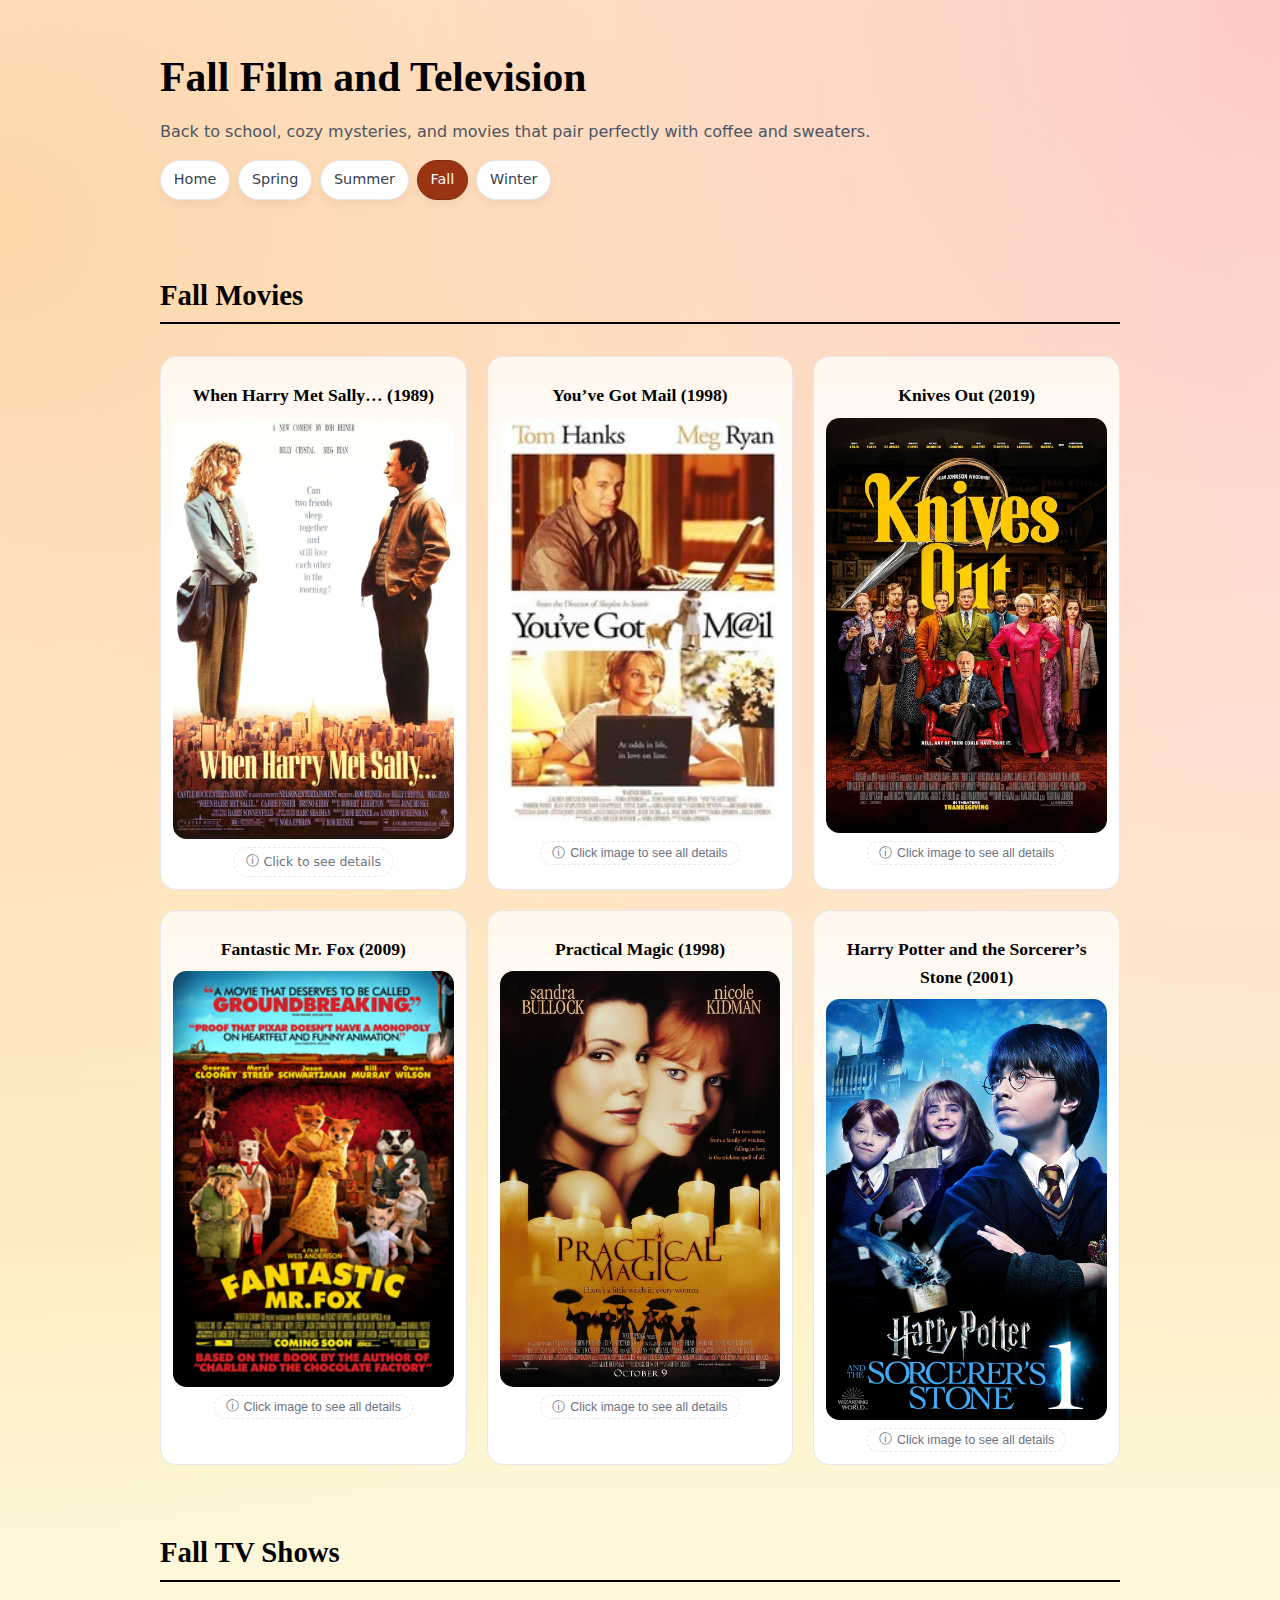
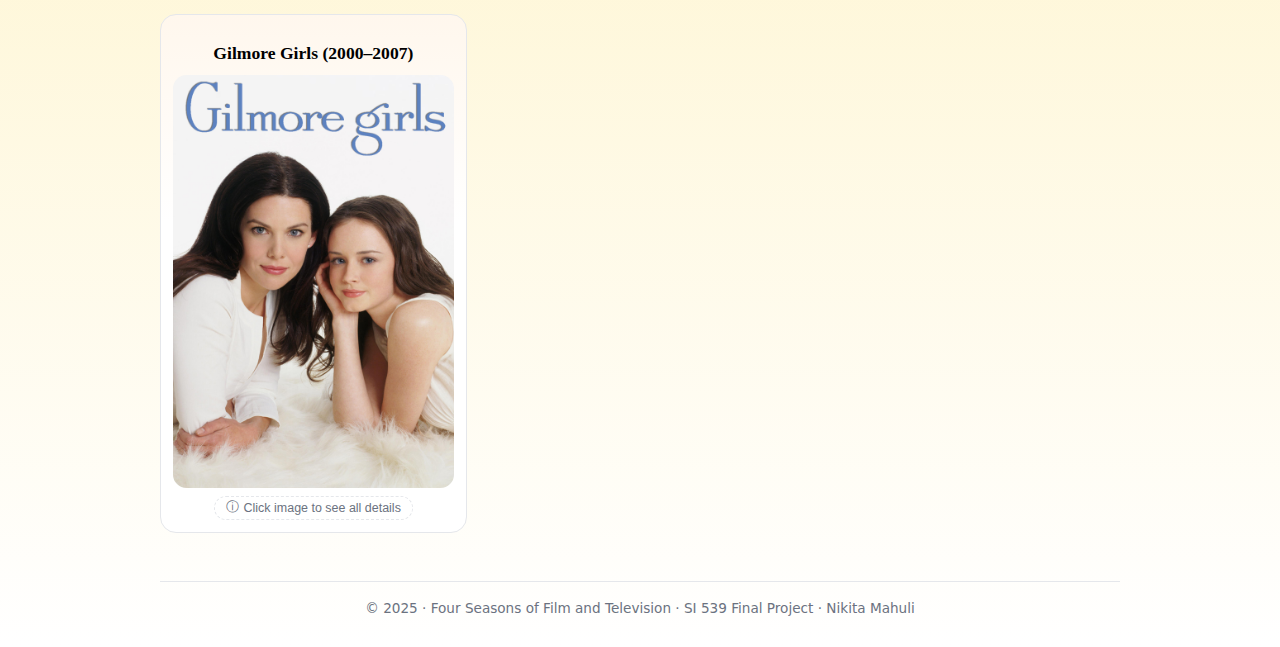
<file: fall.html>
<!DOCTYPE html>
<html lang="en">
<head>
  <meta charset="UTF-8" />
  <title>Fall Film and Television</title>
  <meta name="viewport" content="width=device-width, initial-scale=1" />
  <link rel="stylesheet" href="css/html5reset.css" />
  <link rel="stylesheet" href="css/style.css" />
  <script src="scripts/main.js" defer></script>
</head>

<body class="season fall">
  <a class="skip-link" href="#content">Skip to main content</a>

  <header class="site-header">
    <h1>Fall Film and Television</h1>
    <p class="tagline">
      Back to school, cozy mysteries, and movies that pair perfectly with coffee and sweaters.
    </p>

    <nav aria-label="Main site navigation">
      <ul class="main-nav">
        <li><a href="index.html">Home</a></li>
        <li><a href="spring.html">Spring</a></li>
        <li><a href="summer.html">Summer</a></li>
        <li><a href="fall.html" aria-current="page">Fall</a></li>
        <li><a href="winter.html">Winter</a></li>
      </ul>
    </nav>
  </header>

  <main id="content" tabindex="-1" class="page">
    <section id="movies">
      <h2>Fall Movies</h2>

      <article class="media-card">

        <h3>When Harry Met Sally… (1989)</h3>

        <figure class="poster">
          <img src="images/when-harry-met-sally.jpg" alt="When Harry Met Sally 1989 official movie poster" />
        </figure>

        <span class="click-hint">Click to see details</span>

        <p><strong>Type:</strong> Movie · <strong>Genre:</strong> Romance, Comedy · <strong>Rating:</strong> R</p>

        <p>
          Harry and Sally keep crossing paths over years in New York, debating whether men and women
          can really just be friends as their relationship gradually shifts.
        </p>

        <p>
          <strong>Why it feels like fall:</strong> Iconic scenes set in Central Park with golden leaves, plus cozy
          diners and sweaters, make this feel like classic “walking through the city in October” energy.
        </p>

        <p>
          <strong>Food / Drink Pairing:</strong> Enjoy a hot cup of black coffee with a classic <a href="https://www.allrecipes.com/recipe/32161/reuben-sandwich/" target="_blank">pastrami on rye</a>, inspired by the witty banter, New York charm, and iconic deli moments of <em>When Harry Met Sally</em>.
        </p>

        <p class="citation"> 
            <span class="citation-label">Source:</span>
            <a href="https://www.imdb.com/title/tt0098635/" target="_blank"> IMDb </a>
        </p>

      </article>

      <article class="media-card">

        <h3>You’ve Got Mail (1998)</h3>

        <figure class="poster">
          <img src="images/youve-got-mail.jpg" alt="You've Got Mail 1998 official movie poster" />
        </figure>

        <p><strong>Type:</strong> Movie · <strong>Genre:</strong> Romance, Comedy · <strong>Rating:</strong> PG</p>

        <p>
          Kathleen and Joe fall for each other anonymously over email, unaware that they are real-life
          rivals in the New York book world.
        </p>

        <p>
          <strong>Why it feels like fall:</strong> Back-to-school stationery talk, cozy bookshops, and crisp city
          streets make it feel like the start of a new semester.
        </p>

        <p>
          <strong>Food / Drink Pairing:</strong>
          Enjoy a warm cup of <a href="https://livesimply.me/homemade-chai-tea-latte/" target="_blank">chai latte</a> with a cozy <a href="https://sallysbakingaddiction.com/pumpkin-scones/" target="_blank">pumpkin scone</a>, inspired by the charming bookshop romance, cozy café moments, and autumn-in-New-York atmosphere of <em>You’ve Got Mail</em>.
        </p>

        <p class="citation"> 
            <span class="citation-label">Source:</span>
            <a href="https://www.imdb.com/title/tt0128853/" target="_blank"> IMDb </a>
        </p>

      </article>

      <article class="media-card">

        <h3>Knives Out (2019)</h3>

        <figure class="poster">
          <img src="images/knives-out.jpg" alt="Knives Out 2019 official movie poster" />
        </figure>

        <p><strong>Type:</strong> Movie · <strong>Genre:</strong> Mystery, Comedy, Crime · <strong>Rating:</strong> PG-13</p>

        <p>
          After a famous crime novelist dies in his mansion, an eccentric detective unravels a tangle of
          lies as the author’s greedy family turns on each other.
        </p>

        <p>
          <strong>Why it feels like fall:</strong> Tweed coats, an old house full of secrets, and stormy skies
          make it perfect for a dark, rainy weekend.
        </p>

        <p>
          <strong>Food / Drink Pairing:</strong>
          Enjoy a warm mug of <a href="https://www.thekitchn.com/how-to-make-mulled-cider-in-the-slow-cooker-235029" target="_blank">hot mulled cider</a>
          with a slice of <a href="https://www.allrecipes.com/recipe/23376/cinnamon-swirl-bread/" target="_blank">cinnamon swirl bread</a>, inspired by the cozy mansion atmosphere, stormy-night suspense, and sharp-edged mystery of <em>Knives Out</em>.
        </p>

        <p class="citation"> 
            <span class="citation-label">Source:</span>
            <a href="https://www.imdb.com/title/tt8946378/" target="_blank"> IMDb </a>
        </p>

      </article>

      <article class="media-card">

        <h3>Fantastic Mr. Fox (2009)</h3>

        <figure class="poster">
          <img src="images/fantastic-mr-fox.jpg" alt="Fantastic Mr. Fox 2009 official movie poster" />
        </figure>

        <p><strong>Type:</strong> Movie · <strong>Genre:</strong> Animation, Adventure · <strong>Rating:</strong> PG</p>

        <p>
          Mr. Fox breaks his promise to stop raiding farms and plans one last big heist against three
          mean farmers, dragging the whole animal community into a stylish stop-motion caper.
        </p>

        <p>
          <strong>Why it feels like fall:</strong> Everything is russet, orange, and brown; it literally looks like
          an autumn picture book in motion.
        </p>

        <p>
          <strong>Food / Drink Pairing:</strong>
          Enjoy a warm cup of <a href="https://www.allrecipes.com/recipe/9423/hot-spiced-cider/" target="_blank">spiced apple cider</a> with a hearty serving of <a href="https://www.afamilyfeast.com/perfect-herb-roasted-chicken/" target="_blank">herb-roasted chicken</a>, inspired by the whimsical woodland feasts, autumn harvest warmth, and quirky charm of <em>Fantastic Mr. Fox</em>.
        </p>

        <p class="citation"> 
            <span class="citation-label">Source:</span>
            <a href="https://www.imdb.com/title/tt0432283/" target="_blank"> IMDb </a>
        </p>

      </article>

      <article class="media-card">

        <h3>Practical Magic (1998)</h3>

        <figure class="poster">
          <img src="images/practical-magic.jpg" alt="Practical Magic 1998 official movie poster" />
        </figure>

        <p><strong>Type:</strong> Movie · <strong>Genre:</strong> Romance, Fantasy, Drama · <strong>Rating:</strong> PG-13</p>

        <p>
          Witch sisters Sally and Gillian Owens struggle with a family curse, complicated love lives,
          and the fallout of using magic to handle a dangerous relationship.
        </p>

        <p>
          <strong>Why it feels like fall:</strong> Spells, candles, and small-town suspicion give it peak witchy,
          Halloween-adjacent coziness.
        </p>

        <p>
          <strong>Food / Drink Pairing:</strong>
          Enjoy a chilled <a href="https://www.allrecipes.com/recipe/228319/classic-margarita/" target="_blank">midnight margarita</a> with savory <a href="https://www.epicurious.com/recipes/food/views/lime-and-coconut-chicken-51194630" target="_blank">coconut lime chicken</a>, inspired by the tequila-fueled sisterhood, late-night laughter, and magical mischief of <em>Practical Magic</em>.
        </p>

        <p class="citation"> 
            <span class="citation-label">Source:</span>
            <a href="https://www.imdb.com/title/tt0120791/" target="_blank"> IMDb </a>
        </p>

      </article>

      <article class="media-card">

        <h3>Harry Potter and the Sorcerer’s Stone (2001)</h3>

        <figure class="poster">
          <img src="images/harry-potter.jpg" alt="Harry Potter and the Sorcerer's Stone 2001 official movie poster" />
        </figure>

        <p><strong>Type:</strong> Movie · <strong>Genre:</strong> Fantasy, Family, Adventure · <strong>Rating:</strong> PG</p>

        <p>
          Harry discovers he’s a wizard and heads to Hogwarts for his first year, where he finds
          friends, enemies, and a mystery connected to a powerful stone.
        </p>

        <p>
          <strong>Why it feels like fall:</strong> Sorting ceremonies, Halloween feasts, and castle corridors
          feel exactly like a magical first semester at boarding school.
        </p>

        <p>
          <strong>Food / Drink Pairing:</strong>
          Enjoy a frothy glass of <a href="https://www.favfamilyrecipes.com/butterbeer/" target="_blank">non-alcoholic butterbeer</a> with warm <a href="https://whereismyspoon.co/harry-potters-pumpkin-pasties/" target="_blank">pumpkin pasties</a>, inspired by the Hogwarts Express trolley treats, new friendships, and whimsical magic of <em>Harry Potter and the Sorcerer's Stone</em>.
        </p>

        <p class="citation"> 
            <span class="citation-label">Source:</span>
            <a href="https://www.imdb.com/title/tt0241527/" target="_blank"> IMDb </a>
        </p>

      </article>
    </section>

    <section id="tv">
      <h2>Fall TV Shows</h2>

      <article class="media-card">

        <h3>Gilmore Girls (2000–2007)</h3>

        <figure class="poster">
          <img src="images/gilmore-girls.jpg" alt="Gilmore Girls 2000 to 2007 official series poster" />
        </figure>

        <p><strong>Type:</strong> TV Series · <strong>Genre:</strong> Comedy-Drama · <strong>Rating:</strong> TV-PG / TV-14</p>

        <p>
          Lorelai and Rory Gilmore race through life in Stars Hollow, juggling school, work,
          and relationships with a small-town community always in the background.
        </p>

        <p>
          <strong>Why it feels like fall:</strong> Back-to-school storylines, town festivals, flannels,
          and bottomless coffee make it the go-to autumn comfort show.
        </p>

        <p>
          <strong>Food / Drink Pairing:</strong>
          Enjoy a fizzy glass of Cherry Coke with a classic <a href="https://www.hungry-bookworm.com/2016/12/08/talking-as-fast-as-i-can-lukes-cheeseburgers/" target="_blank">cheeseburger and fries</a>, inspired by the cozy diner nights, fast-talking banter, and iconic Luke’s Diner traditions of <em>Gilmore Girls</em>.
        </p>

        <p class="citation"> 
            <span class="citation-label">Source:</span>
            <a href="https://www.imdb.com/title/tt0238784/" target="_blank"> IMDb </a>
        </p>
        
      </article>
    </section>
  </main>

  <footer class="site-footer">
    <p>&copy; 2025 · Four Seasons of Film and Television · SI 539 Final Project · Nikita Mahuli</p>
  </footer>
</body>
</html>
</file>
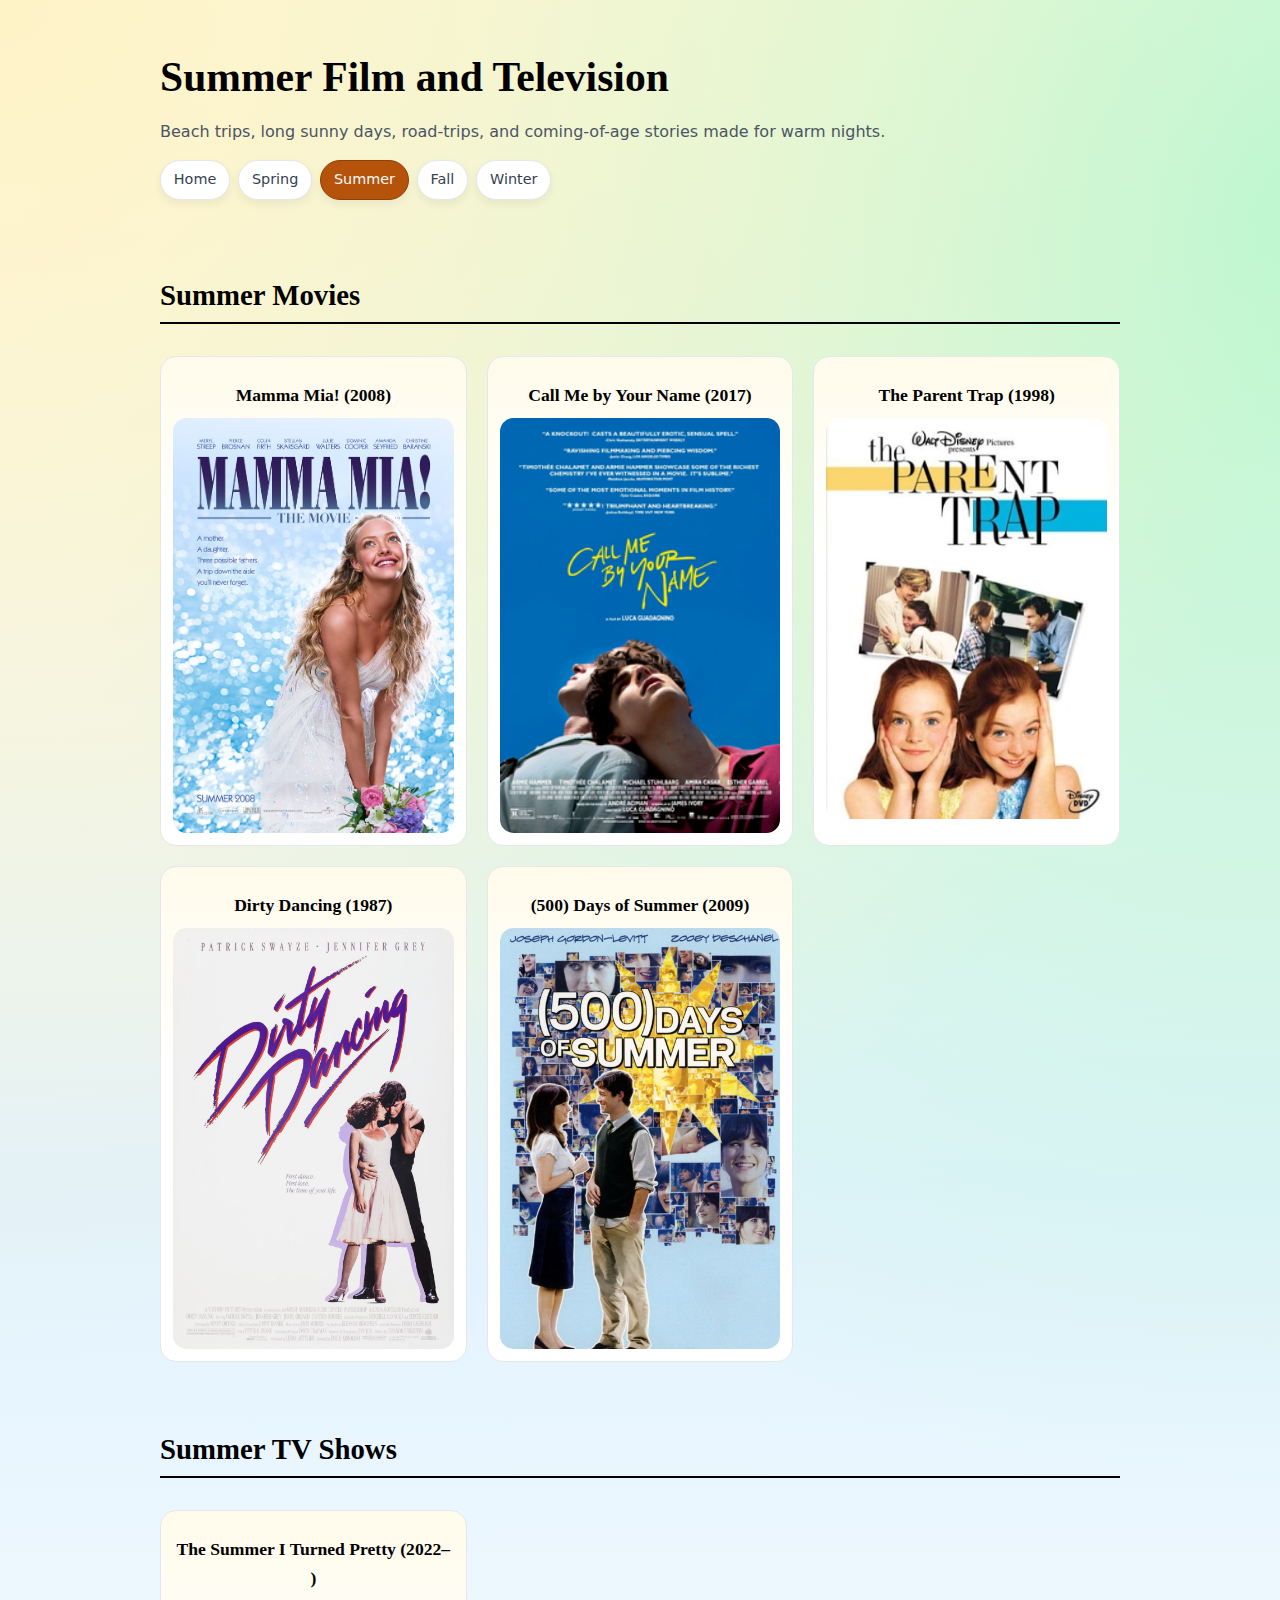
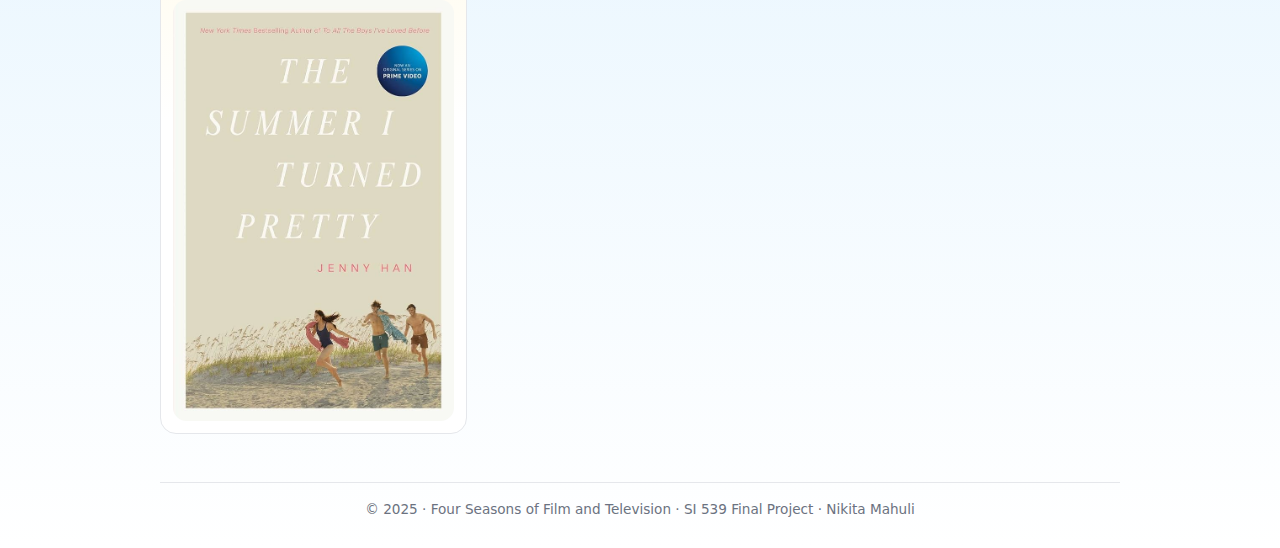
<file: summer.html>
<!DOCTYPE html>
<html lang="en">
<head>
  <meta charset="UTF-8" />
  <title>Summer Film and Television</title>
  <meta name="viewport" content="width=device-width, initial-scale=1" />
  <link rel="stylesheet" href="css/html5reset.css" />
  <link rel="stylesheet" href="css/style.css" />
</head>
<body class="season summer">
  <a class="skip-link" href="#content">Skip to main content</a>

  <header class="site-header">
    <h1>Summer Film and Television</h1>
    <p class="tagline">
      Beach trips, long sunny days, road-trips, and coming-of-age stories made for warm nights.
    </p>

    <nav aria-label="Main site navigation">
      <ul class="main-nav">
        <li><a href="index.html">Home</a></li>
        <li><a href="spring.html">Spring</a></li>
        <li><a href="summer.html" aria-current="page">Summer</a></li>
        <li><a href="fall.html">Fall</a></li>
        <li><a href="winter.html">Winter</a></li>
      </ul>
    </nav>
  </header>

  <main id="content" tabindex="-1" class="page">
    <section id="movies">
      <h2>Summer Movies</h2>

      <article class="media-card">
        <h3>Mamma Mia! (2008)</h3>
        <figure class="poster">
          <img src="images/mamma-mia.jpg" alt="Mamma Mia! 2008 official movie poster" />
        </figure>
        <p><strong>Type:</strong> Movie · <strong>Genre:</strong> Musical, Comedy, Romance · <strong>Rating:</strong> PG-13</p>
        <p>
          On a little Greek island, Sophie secretly invites three men from her mother Donna’s past to
          her wedding, hoping to figure out which one is her father — while everyone bursts into ABBA songs.
        </p>
        <p>
          <strong>Why it feels like summer:</strong> Bright water, hot stone paths, and chaotic but joyful family
          drama give it full summer vacation energy.
        </p>

        <p>
          <strong>Food / Drink Pairing:</strong>
          Enjoy a refreshing glass of <a href="https://www.themediterraneandish.com/mint-lemonade-recipe/" target="_blank">Greek mint lemonade</a> with warm, flaky <a href="https://www.themediterraneandish.com/spanakopita-recipe-greek-spinach-pie/" target="_blank">spanakopita</a>, inspired by the sunny island charm, seaside laughter, and musical energy of <em>Mamma Mia</em>.
        </p>

        <p class="citation"> 
            <span class="citation-label">Source:</span>
            <a href="https://www.imdb.com/title/tt0795421/" target="_blank"> IMDb </a>
        </p>
      </article>

      <article class="media-card">
        <h3>Call Me by Your Name (2017)</h3>
        <figure class="poster">
          <img src="images/call-me-by-your-name.png" alt="Call Me by Your Name 2017 official movie poster" />
        </figure>
        <p><strong>Type:</strong> Movie · <strong>Genre:</strong> Romance, Drama · <strong>Rating:</strong> R</p>
        <p>
          In northern Italy in the 1980s, seventeen-year-old Elio spends one long summer with Oliver,
          an older grad student staying with his family, and their friendship slowly tips into an intense romance.
        </p>
        <p>
          <strong>Why it feels like summer:</strong> Slow afternoons, orchards, bikes, and lakes make the film feel
          like a hazy memory of a season that changed everything.
        </p>

        <p>
          <strong>Food / Drink Pairing:</strong>
          Enjoy a cool glass of <a href="https://minimalistbaker.com/perfect-peach-iced-tea/" target="_blank">peach iced tea</a> with crisp <a href="https://www.shelovesbiscotti.com/almond-biscotti/" target="_blank">almond biscotti</a>, inspired by the sun-soaked Italian countryside and tender summer romance of <em>Call Me By Your Name</em>.
        </p>

        <p class="citation"> 
            <span class="citation-label">Source:</span>
            <a href="https://www.imdb.com/title/tt5726616/" target="_blank"> IMDb </a>
        </p>
      </article>

      <article class="media-card">
        <h3>The Parent Trap (1998)</h3>
        <figure class="poster">
          <img src="images/parent-trap.jpg" alt="The Parent Trap 1998 official movie poster" />
        </figure>
        <p><strong>Type:</strong> Movie · <strong>Genre:</strong> Family, Comedy · <strong>Rating:</strong> PG</p>
        <p>
          Long-lost twins Annie and Hallie meet at summer camp, realize they’re sisters, and switch places
          to reunite their divorced parents.
        </p>
        <p>
          <strong>Why it feels like summer:</strong> Camp cabins, lake pranks, and a trip to a sunny Napa vineyard
          give it pure kid-summer adventure vibes.
        </p>

        <p>
          <strong>Food / Drink Pairing:</strong>
          Enjoy the iconic combo of <a href="https://www.oreo.com/" target="_blank">Oreos</a> with creamy <a href="https://www.jif.com/" target="_blank">peanut butter</a>, inspired by the nostalgic camp adventures, twin mischief, and heartfelt reunion of <em>The Parent Trap</em>.
        </p>

        <p class="citation"> 
            <span class="citation-label">Source:</span>
            <a href="https://www.imdb.com/title/tt0120783/" target="_blank"> IMDb </a>
        </p>
      </article>

      <article class="media-card">
        <h3>Dirty Dancing (1987)</h3>
        <figure class="poster">
          <img src="images/dirty-dancing.jpg" alt="Dirty Dancing 1987 official movie poster" />
        </figure>
        <p><strong>Type:</strong> Movie · <strong>Genre:</strong> Romance, Drama · <strong>Rating:</strong> PG-13</p>
        <p>
          Baby goes on vacation with her family to a Catskills resort and gets pulled into the staff’s
          world of late-night dancing and complicated relationships with Johnny as her partner.
        </p>
        <p>
          <strong>Why it feels like summer:</strong> Lakes, cabins, and sweaty dance rehearsals make the whole film
          feel like one long warm night that changes everything.
        </p>

        <p>
          <strong>Food / Drink Pairing:</strong>
          Enjoy a refreshing <a href="https://plantbasedonabudget.com/watermelon-cooler/" target="_blank">watermelon cooler</a> with grilled <a href="https://www.tastesoflizzyt.com/bbq-chicken-skewers/" target="_blank">BBQ skewers</a>, inspired by the vibrant summer nights, dance-floor energy, and iconic Catskills charm of <em>Dirty Dancing</em>.
        </p>

        <p class="citation"> 
            <span class="citation-label">Source:</span>
            <a href="https://www.imdb.com/title/tt0092890/" target="_blank"> IMDb </a>
        </p>
      </article>

      <article class="media-card">
        <h3>(500) Days of Summer (2009)</h3>
        <figure class="poster">
          <img src="images/500-days-of-summer.jpg" alt="500 Days of Summer 2009 official movie poster" />
        </figure>
        <p><strong>Type:</strong> Movie · <strong>Genre:</strong> Romance, Comedy, Drama · <strong>Rating:</strong> PG-13</p>
        <p>
          Tom looks back on a 500-day relationship with Summer, jumping around in time to see how the
          story feels different in hindsight than it did in the moment.
        </p>
        <p>
          <strong>Why it feels like summer:</strong> Rooftops, city walks, and a nostalgic, overexposed quality
          make it feel like a relationship you only understand after it’s over.
        </p>

        <p>
          <strong>Food / Drink Pairing:</strong>
          Enjoy a chilled glass of <a href="https://www.julieseatsandtreats.com/blueberry-lemonade/" target="_blank">blueberry lemonade</a> with soft <a href="https://preppykitchen.com/moist-vanilla-cupcake-recipe/" target="_blank">vanilla cupcakes</a>, inspired by the cool color palette, whimsical Los Angeles moments, and bittersweet romance of <em>500 Days of Summer</em>.
        </p>

        <p class="citation"> 
            <span class="citation-label">Source:</span>
            <a href="https://www.imdb.com/title/tt1022603/" target="_blank"> IMDb </a>
        </p>
      </article>
    </section>

    <section id="tv">
      <h2>Summer TV Shows</h2>

      <article class="media-card">
        <h3>The Summer I Turned Pretty (2022– )</h3>
        <figure class="poster">
          <img src="images/summer-i-turned-pretty.jpg" alt="The Summer I Turned Pretty official series 2022 poster" />
        </figure>
        <p><strong>Type:</strong> TV Series · <strong>Genre:</strong> Teen Drama, Romance · <strong>Rating:</strong> TV-14</p>
        <p>
          Belly returns to the same beach house every summer, but the year she turns sixteen, her
          relationships with the Fisher brothers shift into a full-on love triangle.
        </p>
        <p>
          <strong>Why it feels like summer:</strong> Beach houses, bonfires, pool scenes, and that sense that
          everything important happens in these few weeks are baked into the show.
        </p>

        <p>
          <strong>Food / Drink Pairing:</strong>
          Enjoy a bright glass of <a href="https://www.elitedaily.com/entertainment/the-summer-i-turned-pretty-pomegranate-margarita-recipe-review" target="_blank">pomegrante margarita</a> with a slice of <a href="https://corrigansisters.com/jeremiahs-two-tier-mirror-glaze-chocolate-cake-with-raspberry-coulis/" target="_blank">Jeremiah's Two Tier Mirror Glaze Chocolate Cake (With Raspberry Coulis)</a>, inspired by the sweet coming-of-age moments, beachside romance, and sunlit nostalgia of <em>The Summer I Turned Pretty</em>.
        </p>

        <p class="citation"> 
            <span class="citation-label">Source:</span>
            <a href="https://www.imdb.com/title/tt14016500/" target="_blank"> IMDb </a>
        </p>
      </article>
    </section>
  </main>

  <footer class="site-footer">
    <p>&copy; 2025 · Four Seasons of Film and Television · SI 539 Final Project · Nikita Mahuli</p>
  </footer>
</body>
</html>
</file>
<file: css/style.css>
/* Use border-box so padding/borders don't affect overall width/height math */
*,
*::before,
*::after {
  box-sizing: border-box;
}

/* Smooth scroll for in-page anchors */
html {
  scroll-behavior: smooth;
}

/* Global body text styling */
body {
  margin: 0;
  font-family: system-ui, -apple-system, BlinkMacSystemFont, "Segoe UI",
    sans-serif;
  line-height: 1.6;
  color: #000000;
  background-color: #f9fafb;
}

/* Constrain main layout width and center it */
.site-header,
.page,
.site-footer {
  width: min(100% - 2.5rem, 960px);
  margin-inline: auto;
}

/* Headings - font*/
h1,
h2,
h3 {
  font-family: "Georgia", "Times New Roman", serif;
  color: #000000;
}

h1 {
  font-size: clamp(2rem, 4vw, 2.6rem);
  margin: 1.5rem 0 0.5rem;
}

h2 {
  font-size: clamp(1.4rem, 3vw, 1.8rem);
  margin: 1.5rem 0 0.75rem;
}

h3 {
  font-size: 1.1rem;
  margin: 0.75rem 0 0.4rem;
}

/* Paragraph spacing */
p {
  margin: 0 0 0.75rem;
}

/* Link styling with subtle underline */
a {
  color: #4f46e5;
  text-decoration: underline;
  text-underline-offset: 0.14em;
  text-decoration-thickness: 1px;
}

/* Mouse hover + keyboard focus */
a:hover,
a:focus-visible {
  text-decoration-thickness: 2px;
  outline: 2px solid #a5b4fc;
  outline-offset: 2px;
}

/* Skip link for keyboard users */
.skip-link {
  position: absolute;
  left: 0.75rem;
  top: -40px;
  background: #000000;
  color: #f9fafb;
  padding: 0.4rem 0.75rem;
  border-radius: 999px;
  z-index: 1000;
  text-decoration: none;
  font-size: 0.9rem;
}

/* When focused via keyboard, move into view */
.skip-link:focus-visible {
  top: 0.75rem;
}

/* Header and Navigation  */

/* Spacing for header area */
.site-header {
  padding: 1.25rem 0 0.5rem;
}

/* Subtitle / description under page title */
.tagline {
  margin-top: 0;
  margin-bottom: 1rem;
  color: #4b5563;
}

/* Main navigation layout */
.main-nav {
  list-style: none;
  padding: 0;
  margin: 0 0 1rem;
  display: flex;
  flex-wrap: wrap;
  gap: 0.5rem;
}

/* Navigation buttons */
.main-nav a {
  display: inline-block;
  padding: 0.45rem 0.8rem;
  border-radius: 999px;
  text-decoration: none;
  font-size: 0.9rem;
  border: 1px solid #e5e7eb;
  background: #ffffff;
  color: #374151;
  box-shadow: 0 4px 10px rgba(15, 23, 42, 0.06);
}

/* Hover state for navigation links */
.main-nav a:hover {
  background: #4f46e5;
  color: #ffffff;
  border-color: #4f46e5;
}

/* Default active nav button */
.main-nav a[aria-current="page"] {
  background: #000000;
  color: #f9fafb;
  border-color: #000000;
}

/* SPRING - active nav */
body.season.spring .main-nav a[aria-current="page"] {
  background: #9d174d;
  border-color: #831843;
}

/* SUMMER — active nav */
body.season.summer .main-nav a[aria-current="page"] {
  background: #b45309;
  border-color: #92400e;
}

/* FALL — active nav */
body.season.fall .main-nav a[aria-current="page"] {
  background: #9a3412;
  border-color: #7c2d12;
}

/* WINTER — active nav */
body.season.winter .main-nav a[aria-current="page"] {
  background: #1e3a8a;
  border-color: #1e40af;
}

/* Home: Background + Seasons Grid + Timeline */

/* Gradient for home page */
body.home {
  background:
    radial-gradient(circle at top left,  #fee2e2 0,  transparent 55%),
    radial-gradient(circle at top right, #fef3c7 0,  transparent 55%),
    radial-gradient(circle at bottom,    #dbeafe 0,  transparent 60%),
    linear-gradient(180deg, #fdf2ff 0, #f9fafb 45%, #ffffff 100%);
}

/* Intro spacing */
.home .intro {
  margin-bottom: 1.75rem;
}

/* Seasons section spacing */
.seasons {
  margin-bottom: 2rem;
}

/* Seasons - responsive grid */
.season-grid {
  list-style: none;
  padding: 0;
  margin: 0;
  display: grid;
  gap: 1rem;
  grid-template-columns: 1fr;
}

/* Card for each season link */
.season-card a {
  display: block;
  background: #ffffff;
  border-radius: 0.9rem;
  padding: 0.75rem;
  border: 2px solid transparent;
  text-decoration: none;
  color: inherit;
  box-shadow: 0 10px 24px rgba(15, 23, 42, 0.12);
  transition: transform 160ms ease, box-shadow 160ms ease;
}

/* Season image styling */
.season-card img {
  width: 100%;
  height: 200px;
  object-fit: cover;
  border-radius: 0.75rem;
  margin-bottom: 0.5rem;
}

/* Lift on hover for season cards */
.season-card a:hover {
  transform: translateY(-4px);
  box-shadow: 0 16px 32px rgba(15, 23, 42, 0.18);
}

/* Seasonal tints on home season cards */
.season-card--spring a {
  border-color: #fecdd3;
  background: linear-gradient(135deg, #ffffff, #fff1f5);
}

.season-card--summer a {
  border-color: #feeaa4;
  background: linear-gradient(135deg, #ffffff, #fffbeb);
}

.season-card--fall a {
  border-color: #fed7aa;
  background: linear-gradient(135deg, #ffffff, #fff7ed);
}

.season-card--winter a {
  border-color: #bfdbfe;
  background: linear-gradient(135deg, #ffffff, #eff6ff);
}

/* Timeline of the year on home page */
.timeline-list {
  list-style: none;
  padding: 0;
  border-left: 2px solid #d1d5db;
}

.timeline-list li {
  padding: 0.4rem 0 0.75rem 1.2rem;
  position: relative;
  color: #4b5563;
  font-size: 0.9rem;
}

.timeline-list li strong {
  color: #000000;
}

/* Timeline bullet dots, recolored per season */
.timeline-list li::before {
  content: "";
  width: 10px;
  height: 10px;
  position: absolute;
  left: -6px;
  top: 0.7rem;
  border-radius: 999px;
}

.timeline-list li:nth-child(1)::before {
  background: #fb7185;
}

.timeline-list li:nth-child(2)::before {
  background: #facc15;
}

.timeline-list li:nth-child(3)::before {
  background: #f97316;
}

.timeline-list li:nth-child(4)::before {
  background: #3b82f6;
}

/* Season Pages: Gradients + Layout */

/* Gradients per season page */

/* Spring */
body.season.spring {
  background:
    radial-gradient(circle at 10% 0%,  #fee2e2 0,  transparent 55%),
    radial-gradient(circle at 90% 0%,  #f9a8d4 0, transparent 55%),
    linear-gradient(180deg, #fff7fb 0, #fefce8 55%, #ffffff 100%);
}

/* Summer */
body.season.summer {
  background:
    radial-gradient(circle at 0% 0%,    #fef3c7 0,  transparent 55%),
    radial-gradient(circle at 100% 10%, #bbf7d0 0, transparent 55%),
    linear-gradient(180deg, #fffbeb 0, #e0f2fe 55%, #ffffff 100%);
}

/* Fall */
body.season.fall {
  background:
    radial-gradient(circle at 0% 10%,   #fed7aa 0,  transparent 55%),
    radial-gradient(circle at 100% 0%,  #fecaca 0, transparent 55%),
    linear-gradient(180deg, #fff7ed 0, #fef3c7 55%, #ffffff 100%);
}

/* Winter */
body.season.winter {
  background:
    radial-gradient(circle at 0% 100%,  #e0f2fe 0,  transparent 55%),
    radial-gradient(circle at 100% 0%,  #c4b5fd 0, transparent 55%),
    linear-gradient(180deg, #f9fafb 0, #e5e7eb 45%, #ffffff 100%);
}

/* Section headings container blocks */
#movies,
#tv {
  margin-top: 1.5rem;
}

/* Section titles with understated divider */
#movies > h2,
#tv > h2 {
  border-bottom: 2px solid #000000;
  padding-bottom: 0.3rem;
}

/* Poster grid (season pages) */
body.season #movies,
body.season #tv {
  display: grid;
  gap: 1.25rem;
  grid-template-columns: repeat(2, minmax(0, 1fr));
  margin-bottom: 2.5rem;
}

/* Ensure headings span full row above cards */
body.season #movies > h2,
body.season #tv > h2 {
  grid-column: 1 / -1;
}

/* Move to 3 columns */
@media (min-width: 780px) {
  body.season #movies,
  body.season #tv {
    grid-template-columns: repeat(3, minmax(0, 1fr));
  }
}

/* Clickable Grid Poster Cards */

/* Card for each film / TV item in grid view */
.media-card {
  background: #ffffff;
  border-radius: 1rem;
  padding: 0.75rem;
  border: 1px solid #e5e7eb;
  cursor: pointer;
  transition: transform 0.2s ease, box-shadow 0.2s ease;
  text-align: center;
}

/* Seasonal card tints */
body.season.spring .media-card {
  background: linear-gradient(180deg, #fff7fb 0, #ffffff 40%);
}

body.season.summer .media-card {
  background: linear-gradient(180deg, #fffbeb 0, #ffffff 40%);
}

body.season.fall .media-card {
  background: linear-gradient(180deg, #fff7ed 0, #ffffff 40%);
}

body.season.winter .media-card {
  background: linear-gradient(180deg, #eff6ff 0, #ffffff 40%);
}

/* Lift effect on hover; shadows set per season below */
.media-card:hover {
  transform: translateY(-4px);
}

/* Seasonal hover glow shadows */
body.season.spring .media-card:hover {
  box-shadow: 0 10px 24px rgba(244, 114, 182, 0.25);
}

body.season.summer .media-card:hover {
  box-shadow: 0 10px 24px rgba(234, 179, 8, 0.25);
}

body.season.fall .media-card:hover {
  box-shadow: 0 10px 24px rgba(249, 115, 22, 0.25);
}

body.season.winter .media-card:hover {
  box-shadow: 0 10px 24px rgba(59, 130, 246, 0.25);
}

/* Full poster image */
.poster img {
  width: 100%;
  height: auto;
  object-fit: contain;
  border-radius: 0.85rem;
  display: block;
  cursor: pointer; /* posters feel clickable */
}

/* Show title in grid above poster */
.media-card h3 {
  display: block;
  margin-bottom: 0.5rem;
}

.media-card p,
.media-card .citation {
  display: none;
}

/* Non-interactive click hint under each card */
.click-hint {
  margin-top: 0.5rem;
  display: inline-flex;
  align-items: center;
  gap: 0.3rem;

  font-size: 0.78rem;
  font-weight: 500;
  color: #6b7280;

  padding: 0.25rem 0.7rem;
  border-radius: 999px;
  background: rgba(255, 255, 255, 0.9);
  border: 1px dashed #e5e7eb;

  text-decoration: none;
  font-style: normal;
  pointer-events: none; /* doesn't behave like a button/link */
}

/* Info icon on the hint */
.click-hint::before {
  content: "ⓘ";
  font-size: 0.8rem;
  line-height: 1;
}

.media-card:hover .click-hint {
  transform: translateY(1px);
  box-shadow: 0 0 0 1px rgba(148, 163, 184, 0.4);
}

/* Hide hint inside the modal view */
.media-modal .click-hint {
  display: none;
}

/* Modal Overlay (details view) */

/* Full-screen overlay container, hidden by default */
.media-modal {
  display: none;
  position: fixed;
  inset: 0;
  z-index: 1000;
  align-items: center;
  justify-content: center;
  background: rgba(15, 23, 42, 0.92);
  padding: 1.5rem;
}

/* Toggle this class via JS to show modal */
.media-modal.is-open {
  display: flex;
}

/* Dialog panel that holds poster + text */
.media-modal-dialog {
  background: #020617;
  color: #e5e7eb;
  width: min(100% - 2rem, 750px);
  border-radius: 1.25rem;
  padding: 1.5rem 1.6rem;
  overflow-y: auto;
  max-height: 90vh;
  position: relative;
}

/* Thin seasonal accent bar at the top of the modal */
.media-modal-dialog::before {
  content: "";
  position: absolute;
  inset: 0 0 auto 0;
  height: 4px;
  border-radius: 1.25rem 1.25rem 0 0;
}

/* Accent colors per season for modal top bar */
body.season.spring .media-modal-dialog::before {
  background: linear-gradient(90deg, #f472b6, #fb7185);
}

body.season.summer .media-modal-dialog::before {
  background: linear-gradient(90deg, #facc15, #34d399);
}

body.season.fall .media-modal-dialog::before {
  background: linear-gradient(90deg, #f97316, #ea580c);
}

body.season.winter .media-modal-dialog::before {
  background: linear-gradient(90deg, #60a5fa, #a855f7);
}

/* Close “X” button in modal */
.media-modal-close {
  position: absolute;
  top: 0.9rem;
  right: 1rem;
  border: none;
  background: none;
  color: #e5e7eb;
  font-size: 2rem;
  cursor: pointer;
}

/* Poster inside modal: reuse base styles + extra spacing */
.media-modal .poster img {
  margin-bottom: 1rem; /* extra spacing below poster in modal */
}

/* Show all the hidden text again inside the modal */
.media-modal-dialog h3,
.media-modal-dialog p,
.media-modal-dialog .citation {
  display: block;
}

/* Citation styling in modal */
.media-modal-dialog .citation {
  font-size: 0.8rem;
  color: #9ca3af;
}

/* Make title & body text clearly readable on dark background */
.media-modal-dialog h3 {
  color: #f9fafb;   /* bright heading */
  margin-top: 0;
}

/* Footer */

/* Simple footer with light border */
.site-footer {
  text-align: center;
  padding: 1rem 0;
  font-size: 0.85rem;
  color: #6b7280;
  margin-top: 3rem;
  border-top: 1px solid #e5e7eb;
}

/* Responsive home season grid */

/* Wider breakpoints for home page season cards */
@media (min-width: 720px) {
  .season-grid {
    grid-template-columns: repeat(2, minmax(0, 1fr));
  }
}

@media (min-width: 1024px) {
  .season-grid {
    grid-template-columns: repeat(4, minmax(0, 1fr));
  }
}
</file>
